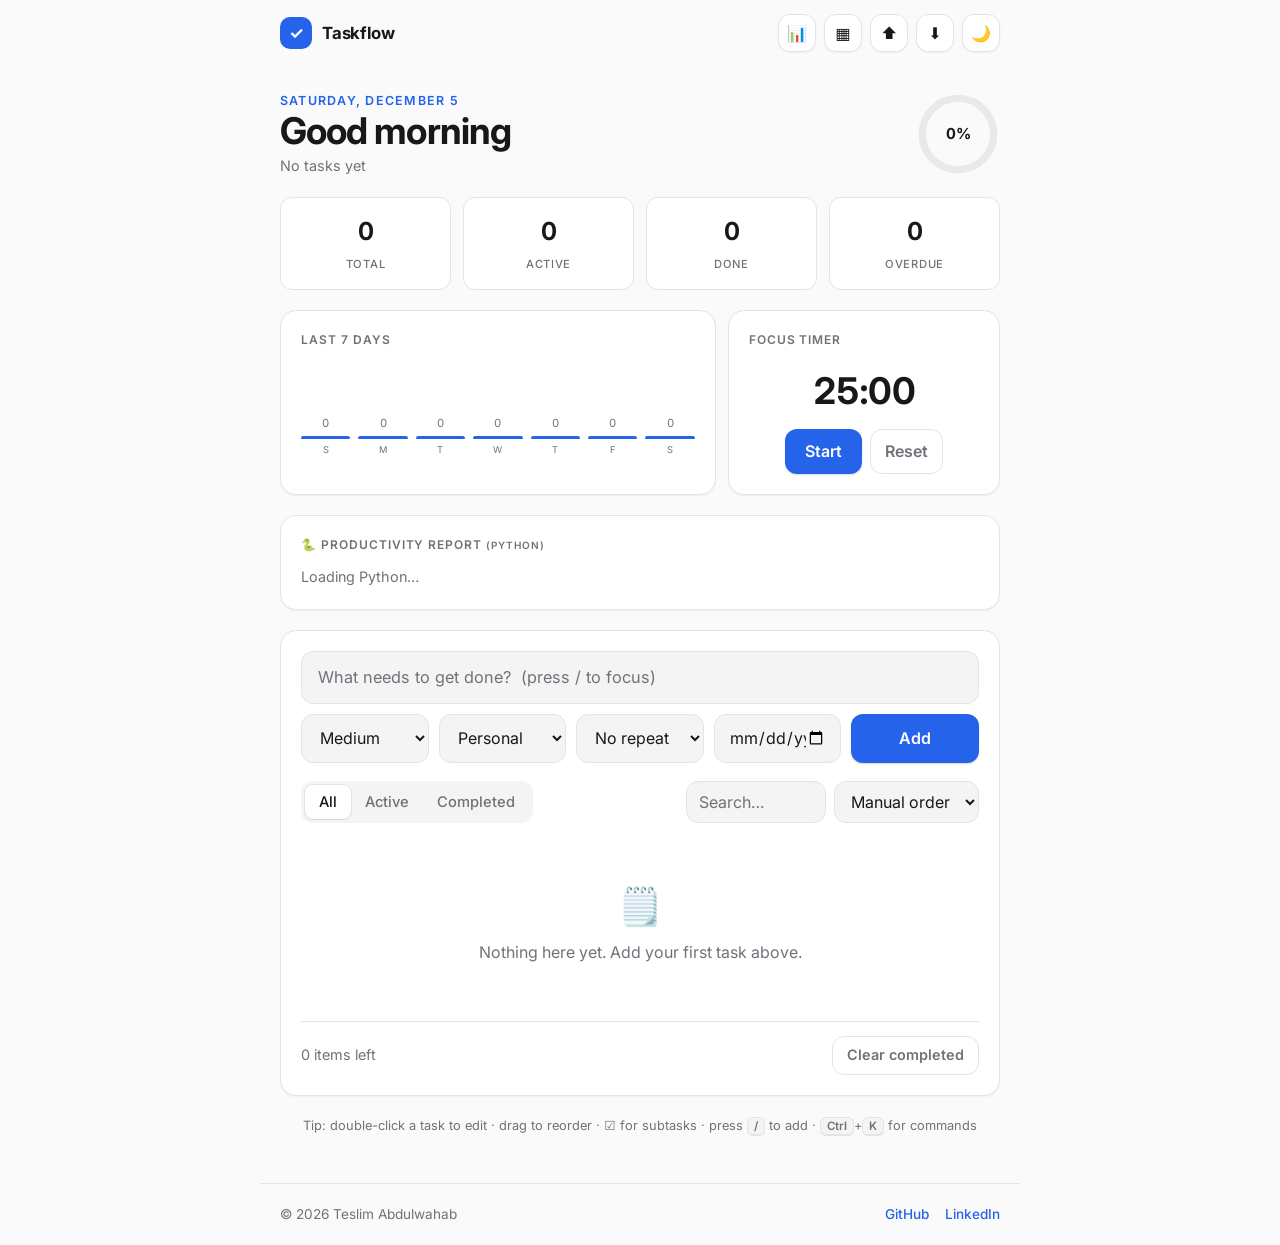
<file: index.html>
<!DOCTYPE html>
<html lang="en">
<head>
  <meta charset="UTF-8" />
  <meta name="viewport" content="width=device-width, initial-scale=1.0" />
  <meta name="description" content="A fast, clean task manager built by Teslim Abdulwahab." />
  <title>Task Manager · Teslim Abdulwahab</title>
  <link rel="preconnect" href="https://fonts.googleapis.com" />
  <link rel="preconnect" href="https://fonts.gstatic.com" crossorigin />
  <link href="https://fonts.googleapis.com/css2?family=Inter:wght@400;500;600;700&display=swap" rel="stylesheet" />
  <link rel="stylesheet" href="style.css" />
  <link rel="stylesheet" href="https://pyscript.net/releases/2024.11.1/core.css" />
  <script type="module" src="https://pyscript.net/releases/2024.11.1/core.js"></script>
</head>
<body>
  <div class="bg-glow" aria-hidden="true"></div>

  <header class="topbar">
    <div class="brand">
      <span class="logo" aria-hidden="true">✓</span>
      <span>Taskflow</span>
    </div>
    <div class="top-actions">
      <a class="icon-btn" href="insights.html" title="Open insights" aria-label="Open insights">📊</a>
      <button id="viewBtn" class="icon-btn" title="Switch list / board view" aria-label="Switch view">▦</button>
      <button id="importBtn" class="icon-btn" title="Import tasks (JSON)" aria-label="Import tasks">⬆</button>
      <input id="importFile" type="file" accept="application/json" hidden />
      <button id="exportBtn" class="icon-btn" title="Export tasks (JSON)" aria-label="Export tasks">⬇</button>
      <button id="themeBtn" class="icon-btn" title="Toggle theme" aria-label="Toggle theme">🌙</button>
    </div>
  </header>

  <main class="container">
    <section class="hero">
      <div>
        <p class="eyebrow" id="dateLabel"></p>
        <h1 id="greeting">Today's tasks</h1>
        <p class="sub" id="summary">No tasks yet</p>
      </div>
      <div class="ring-wrap" aria-label="Completion progress">
        <svg viewBox="0 0 80 80" class="ring">
          <circle class="ring-bg" cx="40" cy="40" r="34" />
          <circle class="ring-fg" id="ringFg" cx="40" cy="40" r="34" />
        </svg>
        <span class="ring-text" id="ringText">0%</span>
      </div>
    </section>

    <section class="stats" aria-label="Statistics">
      <div class="stat"><span id="statTotal">0</span><small>Total</small></div>
      <div class="stat"><span id="statActive">0</span><small>Active</small></div>
      <div class="stat"><span id="statDone">0</span><small>Done</small></div>
      <div class="stat"><span id="statOverdue">0</span><small>Overdue</small></div>
    </section>

    <section class="panels">
      <div class="card panel"><h3>Last 7 days</h3><div id="chart" class="chart"></div></div>
      <div class="card panel"><h3>Focus timer</h3>
        <div class="timer" id="timer">25:00</div>
        <div class="timer-btns"><button class="btn primary" id="tStart">Start</button><button class="btn ghost" id="tReset">Reset</button></div>
      </div>
    </section>

    <section class="card report">
      <h3>🐍 Productivity report <small>(Python)</small></h3>
      <div id="reportBody"><p class="sub">Loading Python…</p></div>
    </section>

    <section class="card">
      <form id="taskForm" class="task-form" autocomplete="off">
        <input id="taskInput" type="text" maxlength="120" placeholder="What needs to get done?  (press / to focus)" required />
        <div class="form-row">
          <select id="prioritySelect" aria-label="Priority">
            <option value="low">Low</option>
            <option value="medium" selected>Medium</option>
            <option value="high">High</option>
          </select>
          <select id="categorySelect" aria-label="Category">
            <option>Personal</option>
            <option>Work</option>
            <option>Study</option>
            <option>Health</option>
          </select>
          <select id="repeatSelect" aria-label="Repeat">
            <option value="none">No repeat</option>
            <option value="daily">Daily</option>
            <option value="weekly">Weekly</option>
          </select>
          <input id="dueInput" type="date" aria-label="Due date" />
          <button type="submit" class="btn primary">Add</button>
        </div>
      </form>

      <div class="toolbar">
        <div class="tabs" role="tablist">
          <button class="tab active" data-filter="all" role="tab">All</button>
          <button class="tab" data-filter="active" role="tab">Active</button>
          <button class="tab" data-filter="completed" role="tab">Completed</button>
        </div>
        <div class="tools">
          <input id="searchInput" type="search" placeholder="Search…" aria-label="Search tasks" />
          <select id="sortSelect" aria-label="Sort tasks">
            <option value="manual">Manual order</option>
            <option value="priority">Priority</option>
            <option value="due">Due date</option>
            <option value="newest">Newest</option>
          </select>
        </div>
      </div>

      <ul id="taskList" class="task-list"></ul>
      <div id="board" class="board" hidden></div>

      <div id="emptyState" class="empty">
        <div class="empty-icon">🗒️</div>
        <p>Nothing here yet. Add your first task above.</p>
      </div>

      <div class="card-footer">
        <span id="leftCount">0 items left</span>
        <button id="clearBtn" class="btn ghost">Clear completed</button>
      </div>
    </section>

    <p class="hint">Tip: double-click a task to edit · drag to reorder · ☑ for subtasks · press <kbd>/</kbd> to add · <kbd>Ctrl</kbd>+<kbd>K</kbd> for commands</p>
  </main>

  <footer class="footer">
    <span>© <span id="year"></span> Teslim Abdulwahab</span>
    <span class="links">
      <a href="https://github.com/Alajagusi12" target="_blank" rel="noopener">GitHub</a>
      <a href="https://www.linkedin.com/in/teslim-alajagusi-3ab347438" target="_blank" rel="noopener">LinkedIn</a>
    </span>
  </footer>

  <div id="toast" class="toast" role="status" aria-live="polite"></div>
  <script src="script.js"></script>
  <script type="py" src="report.py"></script>
</body>
</html>
</file>
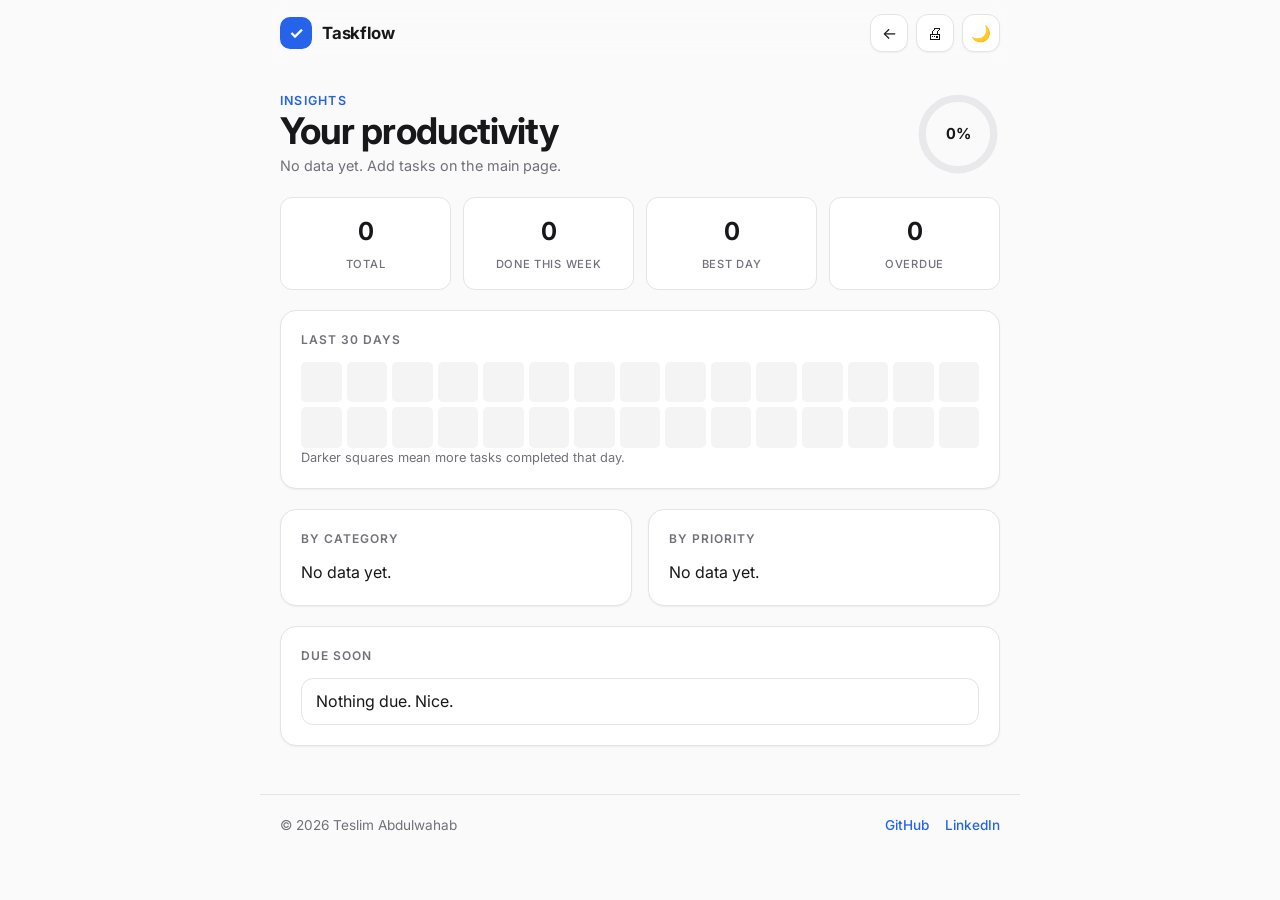
<file: insights.html>
<!DOCTYPE html>
<html lang="en">
<head>
  <meta charset="UTF-8" />
  <meta name="viewport" content="width=device-width, initial-scale=1.0" />
  <title>Insights · Taskflow</title>
  <link rel="preconnect" href="https://fonts.googleapis.com" />
  <link rel="preconnect" href="https://fonts.gstatic.com" crossorigin />
  <link href="https://fonts.googleapis.com/css2?family=Inter:wght@400;500;600;700&display=swap" rel="stylesheet" />
  <link rel="stylesheet" href="style.css" />
</head>
<body>
  <header class="topbar">
    <a class="brand" href="index.html"><span class="logo" aria-hidden="true">✓</span><span>Taskflow</span></a>
    <div class="top-actions">
      <a class="icon-btn" href="index.html" title="Back to tasks" aria-label="Back to tasks">←</a>
      <button id="printBtn" class="icon-btn" title="Print or save as PDF" aria-label="Print">🖨</button>
      <button id="themeBtn" class="icon-btn" title="Toggle theme" aria-label="Toggle theme">🌙</button>
    </div>
  </header>

  <main class="container">
    <section class="hero">
      <div>
        <p class="eyebrow">Insights</p>
        <h1>Your productivity</h1>
        <p class="sub" id="headline"></p>
      </div>
      <div class="ring-wrap" aria-label="Completion rate">
        <svg viewBox="0 0 80 80" class="ring"><circle class="ring-bg" cx="40" cy="40" r="34" /><circle class="ring-fg" id="ringFg" cx="40" cy="40" r="34" /></svg>
        <span class="ring-text" id="ringText">0%</span>
      </div>
    </section>

    <section class="stats">
      <div class="stat"><span id="kTotal">0</span><small>Total</small></div>
      <div class="stat"><span id="kWeek">0</span><small>Done this week</small></div>
      <div class="stat"><span id="kBest">0</span><small>Best day</small></div>
      <div class="stat"><span id="kOverdue">0</span><small>Overdue</small></div>
    </section>

    <section class="card ins">
      <h3>Last 30 days</h3>
      <div id="heatmap" class="heatmap"></div>
      <p class="hint" style="text-align:left">Darker squares mean more tasks completed that day.</p>
    </section>

    <section class="grid2">
      <div class="card ins"><h3>By category</h3><div id="byCat"></div></div>
      <div class="card ins"><h3>By priority</h3><div id="byPri"></div></div>
    </section>

    <section class="card ins">
      <h3>Due soon</h3>
      <ul id="dueList" class="due-list"></ul>
    </section>
  </main>

  <footer class="footer">
    <span>© <span id="year"></span> Teslim Abdulwahab</span>
    <span class="links">
      <a href="https://github.com/Alajagusi12" target="_blank" rel="noopener">GitHub</a>
      <a href="https://www.linkedin.com/in/teslim-alajagusi-3ab347438" target="_blank" rel="noopener">LinkedIn</a>
    </span>
  </footer>
  <script src="insights.js"></script>
</body>
</html>
</file>
<file: style.css>
/* ==========================================================================
   Taskflow design system
   Layers: tokens → reset → base → layout → components → pages → utilities
   ========================================================================== */
@layer tokens, reset, base, layout, components, pages, utilities;

/* ---------- Tokens ---------- */
@layer tokens {
  :root {
    color-scheme: light;
    --font: "Inter", system-ui, -apple-system, "Segoe UI", Roboto, sans-serif;

    /* Neutral scale + one accent */
    --bg: #fafafa;
    --surface: #ffffff;
    --surface-2: #f4f4f5;
    --surface-3: #e9e9ec;
    --text: #18181b;
    --muted: #71717a;
    --border: #e4e4e7;
    --accent: #2563eb;
    --accent-contrast: #ffffff;
    --accent-soft: color-mix(in srgb, var(--accent) 10%, transparent);

    /* Status colors */
    --danger: #dc2626;
    --success: #059669;
    --warn: #d97706;

    /* Shape, depth, motion */
    --r-sm: 8px;
    --r-md: 12px;
    --r-lg: 16px;
    --shadow-sm: 0 1px 2px rgb(0 0 0 / 0.05);
    --shadow-md: 0 8px 24px rgb(0 0 0 / 0.08);
    --ease: cubic-bezier(0.2, 0.8, 0.2, 1);
    --focus: 0 0 0 3px color-mix(in srgb, var(--accent) 35%, transparent);
    --content: 760px;
  }

  [data-theme="dark"] {
    color-scheme: dark;
    --bg: #0a0a0b;
    --surface: #141416;
    --surface-2: #1c1c1f;
    --surface-3: #27272b;
    --text: #fafafa;
    --muted: #a1a1aa;
    --border: #2a2a2e;
    --accent: #60a5fa;
    --accent-contrast: #0a0a0b;
    --danger: #f87171;
    --success: #34d399;
    --warn: #fbbf24;
    --shadow-sm: none;
    --shadow-md: 0 8px 28px rgb(0 0 0 / 0.5);
  }

  /* Avoid a light flash before JS sets the theme */
  @media (prefers-color-scheme: dark) {
    :root:not([data-theme]) {
      color-scheme: dark;
      --bg: #0a0a0b; --surface: #141416; --surface-2: #1c1c1f; --surface-3: #27272b;
      --text: #fafafa; --muted: #a1a1aa; --border: #2a2a2e; --accent: #60a5fa; --accent-contrast: #0a0a0b;
    }
  }

  @media (prefers-contrast: more) {
    :root { --border: color-mix(in srgb, var(--text) 45%, transparent); --muted: color-mix(in srgb, var(--text) 75%, var(--bg)); }
  }
}

/* ---------- Reset ---------- */
@layer reset {
  *, *::before, *::after { box-sizing: border-box; }
  * { margin: 0; padding: 0; }
  html { -webkit-text-size-adjust: 100%; scroll-behavior: smooth; }
  button, input, select, textarea { font: inherit; color: inherit; }
  button { cursor: pointer; background: none; border: 0; }
  ul { list-style: none; }
  [hidden] { display: none !important; }
}

/* ---------- Base ---------- */
@layer base {
  body {
    font-family: var(--font);
    font-size: 1rem;
    line-height: 1.55;
    background: var(--bg);
    color: var(--text);
    min-height: 100vh;
    -webkit-font-smoothing: antialiased;
    text-rendering: optimizeLegibility;
    transition: background-color 0.3s var(--ease), color 0.3s var(--ease);
  }
  h1 { font-size: clamp(1.7rem, 4vw, 2.3rem); line-height: 1.15; letter-spacing: -0.025em; text-wrap: balance; }
  h3, h4 { font-weight: 600; }
  a { color: var(--accent); }
  ::selection { background: var(--accent-soft); }
  :focus-visible { outline: none; box-shadow: var(--focus); border-radius: var(--r-sm); }
  input:focus-visible, select:focus-visible, textarea:focus-visible { border-color: var(--accent); }
  ::-webkit-scrollbar { width: 10px; height: 10px; }
  ::-webkit-scrollbar-thumb { background: var(--surface-3); border-radius: 99px; border: 2px solid var(--bg); }
  * { scrollbar-color: var(--surface-3) transparent; }
  kbd { background: var(--surface-2); border: 1px solid var(--border); border-bottom-width: 2px; border-radius: 6px; padding: 1px 6px; font: 600 0.72rem/1.4 var(--font); }
  .bg-glow { display: none; }
}

/* ---------- Layout ---------- */
@layer layout {
  .topbar, .container, .footer { max-width: var(--content); margin-inline: auto; }
  .topbar {
    position: sticky; top: 0; z-index: 5;
    display: flex; align-items: center; justify-content: space-between;
    padding: 14px 20px;
    background: color-mix(in srgb, var(--bg) 82%, transparent);
    backdrop-filter: saturate(1.4) blur(12px);
    border-bottom: 1px solid transparent;
  }
  .container { padding: 24px 20px 48px; display: grid; gap: 20px; }
  .hero { display: flex; justify-content: space-between; align-items: center; gap: 16px; }
  .stats { display: grid; grid-template-columns: repeat(4, 1fr); gap: 12px; }
  .panels { display: grid; grid-template-columns: 1.6fr 1fr; gap: 12px; }
  .grid2 { display: grid; grid-template-columns: 1fr 1fr; gap: 16px; }
  .footer {
    display: flex; flex-wrap: wrap; justify-content: space-between; gap: 8px 16px;
    padding: 20px; color: var(--muted); font-size: 0.85rem; border-top: 1px solid var(--border);
  }
  .links { display: flex; gap: 16px; }
  .links a { text-decoration: none; font-weight: 500; }
  .links a:hover { text-decoration: underline; text-underline-offset: 3px; }
}

/* ---------- Components ---------- */
@layer components {
  /* Brand + top bar */
  .brand { display: flex; align-items: center; gap: 10px; font-weight: 700; font-size: 1.05rem; letter-spacing: -0.01em; text-decoration: none; color: inherit; }
  .logo { width: 32px; height: 32px; border-radius: 10px; display: grid; place-items: center; background: var(--accent); color: var(--accent-contrast); font-weight: 700; }
  .top-actions { display: flex; gap: 8px; }
  .icon-btn {
    width: 38px; height: 38px; display: grid; place-items: center; border-radius: var(--r-md);
    border: 1px solid var(--border); background: var(--surface); box-shadow: var(--shadow-sm);
    text-decoration: none; color: inherit; transition: transform 0.15s var(--ease), border-color 0.2s;
  }
  .icon-btn:hover { border-color: var(--accent); transform: translateY(-1px); }
  .icon-btn:active { transform: translateY(0) scale(0.96); }

  /* Typography helpers */
  .eyebrow { color: var(--accent); font-weight: 600; font-size: 0.78rem; text-transform: uppercase; letter-spacing: 0.1em; }
  .sub { color: var(--muted); margin-top: 2px; }
  .hint { text-align: center; color: var(--muted); font-size: 0.8rem; }

  /* Surfaces */
  .card { background: var(--surface); border: 1px solid var(--border); border-radius: var(--r-lg); box-shadow: var(--shadow-sm); padding: 20px; }
  .stat { background: var(--surface); border: 1px solid var(--border); border-radius: var(--r-md); padding: 14px; text-align: center; }
  .stat span { display: block; font-size: 1.55rem; font-weight: 700; font-variant-numeric: tabular-nums; letter-spacing: -0.02em; }
  .stat small { color: var(--muted); font-size: 0.7rem; font-weight: 500; text-transform: uppercase; letter-spacing: 0.06em; }
  .panel h3, .report h3, .ins h3 { font-size: 0.75rem; font-weight: 600; text-transform: uppercase; letter-spacing: 0.08em; color: var(--muted); margin-bottom: 12px; }

  /* Progress ring */
  .ring-wrap { position: relative; width: 84px; height: 84px; flex-shrink: 0; }
  .ring { width: 100%; height: 100%; transform: rotate(-90deg); }
  .ring circle { fill: none; stroke-width: 7; }
  .ring-bg { stroke: var(--surface-3); }
  .ring-fg { stroke: var(--accent); stroke-linecap: round; stroke-dasharray: 213.6; stroke-dashoffset: 213.6; transition: stroke-dashoffset 0.8s var(--ease); }
  .ring-text { position: absolute; inset: 0; display: grid; place-items: center; font-weight: 700; font-size: 0.95rem; font-variant-numeric: tabular-nums; }

  /* Form controls */
  input[type="text"], input[type="search"], input[type="date"], select, textarea {
    background: var(--surface-2); border: 1px solid var(--border); border-radius: var(--r-md);
    padding: 10px 14px; outline: none; min-width: 0;
    transition: border-color 0.2s, box-shadow 0.2s, background-color 0.2s;
  }
  input::placeholder, textarea::placeholder { color: var(--muted); }
  input:focus, select:focus, textarea:focus { border-color: var(--accent); box-shadow: var(--focus); background: var(--surface); }
  select { cursor: pointer; }
  input[type="checkbox"] { accent-color: var(--accent); }

  .task-form { display: grid; gap: 10px; margin-bottom: 18px; }
  #taskInput { width: 100%; font-size: 1.02rem; padding: 13px 16px; }
  .form-row { display: grid; grid-template-columns: repeat(auto-fit, minmax(110px, 1fr)); gap: 10px; }

  /* Buttons */
  .btn { border-radius: var(--r-md); padding: 10px 20px; font-weight: 600; transition: transform 0.15s var(--ease), background-color 0.2s, color 0.2s, border-color 0.2s; }
  .btn:hover { transform: translateY(-1px); }
  .btn:active { transform: translateY(0) scale(0.98); }
  .btn.primary { background: var(--accent); color: var(--accent-contrast); box-shadow: 0 1px 2px rgb(0 0 0 / 0.15); }
  .btn.primary:hover { background: color-mix(in srgb, var(--accent) 88%, var(--text)); }
  .btn.ghost { border: 1px solid var(--border); color: var(--muted); padding: 7px 14px; }
  .btn.ghost:hover { color: var(--danger); border-color: var(--danger); }

  /* Toolbar + tabs */
  .toolbar { display: flex; flex-wrap: wrap; justify-content: space-between; gap: 12px; margin-bottom: 14px; }
  .tabs { display: flex; background: var(--surface-2); border-radius: var(--r-md); padding: 4px; }
  .tab { padding: 6px 14px; border-radius: var(--r-sm); color: var(--muted); font-weight: 500; font-size: 0.92rem; transition: background-color 0.2s, color 0.2s; }
  .tab:hover { color: var(--text); }
  .tab.active { background: var(--surface); color: var(--text); box-shadow: var(--shadow-sm), 0 0 0 1px var(--border); }
  .tools { display: flex; gap: 8px; }
  .tools input { width: 140px; padding: 7px 12px; }
  .tools select { padding: 7px 12px; }

  /* Task list */
  .task-list { display: grid; gap: 8px; }
  .task {
    display: flex; align-items: flex-start; gap: 12px; padding: 12px 14px;
    background: var(--surface); border: 1px solid var(--border); border-radius: var(--r-md);
    transition: border-color 0.2s, transform 0.2s var(--ease), opacity 0.3s, background-color 0.2s;
    animation: rise 0.28s var(--ease);
  }
  .task:hover { border-color: color-mix(in srgb, var(--accent) 55%, var(--border)); }
  .task.dragging { opacity: 0.4; }
  .task.drag-over { border-style: dashed; border-color: var(--accent); background: var(--accent-soft); }
  .task.done { background: color-mix(in srgb, var(--surface-2) 60%, var(--surface)); }
  .handle { color: var(--muted); cursor: grab; user-select: none; letter-spacing: -2px; padding-top: 1px; }
  .handle:active { cursor: grabbing; }
  .task-body { flex: 1; min-width: 0; }
  .task-title { overflow-wrap: anywhere; cursor: text; }
  .task.done .task-title { color: var(--muted); text-decoration: line-through; text-decoration-color: color-mix(in srgb, var(--muted) 60%, transparent); }
  .task-meta { display: flex; flex-wrap: wrap; gap: 6px; margin-top: 6px; }
  .edit-input { width: 100%; padding: 6px 10px; border-radius: var(--r-sm); }
  .task-actions { display: flex; gap: 2px; opacity: 0; transition: opacity 0.2s; }
  .task:hover .task-actions, .task:focus-within .task-actions { opacity: 1; }
  .task-actions button { padding: 5px 8px; border-radius: var(--r-sm); color: var(--muted); transition: background-color 0.15s, color 0.15s; }
  .task-actions button:hover { background: var(--surface-2); color: var(--text); }
  .task-actions .del:hover { color: var(--danger); }

  /* Custom checkbox */
  .check {
    appearance: none; flex-shrink: 0; width: 22px; height: 22px; margin-top: 1px;
    border: 2px solid var(--surface-3); border-radius: 7px; background: var(--surface);
    display: grid; place-items: center; cursor: pointer; transition: background-color 0.2s, border-color 0.2s, transform 0.15s var(--ease);
  }
  .check:hover { border-color: var(--accent); }
  .check:active { transform: scale(0.9); }
  .check:checked { background: var(--success); border-color: var(--success); }
  .check:checked::after { content: ""; width: 5px; height: 10px; border: solid #fff; border-width: 0 2px 2px 0; transform: translateY(-1px) rotate(45deg); }

  /* Chips */
  .chip { display: inline-flex; align-items: center; gap: 4px; font-size: 0.7rem; font-weight: 600; padding: 2px 9px; border-radius: 99px; background: var(--surface-2); color: var(--muted); border: 1px solid transparent; }
  .chip.high { background: color-mix(in srgb, var(--danger) 13%, transparent); color: var(--danger); }
  .chip.medium { background: color-mix(in srgb, var(--warn) 15%, transparent); color: var(--warn); }
  .chip.low { background: color-mix(in srgb, var(--success) 13%, transparent); color: var(--success); }
  .chip.overdue { background: var(--danger); color: #fff; }

  /* Subtasks + notes */
  .subs { display: grid; gap: 6px; margin-top: 10px; padding: 10px; background: var(--surface-2); border-radius: var(--r-md); }
  .sub { display: flex; align-items: center; gap: 8px; font-size: 0.9rem; cursor: pointer; }
  .sub span { flex: 1; }
  .sub.done span { color: var(--muted); text-decoration: line-through; }
  .sub button { color: var(--muted); padding: 2px 6px; border-radius: 6px; }
  .sub button:hover { color: var(--danger); background: var(--surface-3); }
  .subs > input, .subs > textarea { background: var(--surface); font-size: 0.86rem; padding: 7px 10px; width: 100%; }
  .subs > textarea { resize: vertical; min-height: 56px; }

  /* Empty state + footer row */
  .empty { display: none; text-align: center; padding: 40px 12px; color: var(--muted); }
  .empty.show { display: block; }
  .empty-icon { font-size: 2.3rem; margin-bottom: 6px; filter: grayscale(0.3); }
  .card-footer { display: flex; justify-content: space-between; align-items: center; margin-top: 16px; padding-top: 14px; border-top: 1px solid var(--border); color: var(--muted); font-size: 0.9rem; }

  /* Board */
  .board { display: grid; grid-template-columns: repeat(3, 1fr); gap: 12px; }
  .col { display: grid; align-content: start; gap: 8px; min-height: 180px; padding: 10px; background: var(--surface-2); border-radius: var(--r-md); transition: outline-color 0.2s; outline: 2px dashed transparent; outline-offset: -2px; }
  .col.over { outline-color: var(--accent); background: var(--accent-soft); }
  .col h4 { font-size: 0.75rem; text-transform: uppercase; letter-spacing: 0.07em; color: var(--muted); }
  .kcard { background: var(--surface); border: 1px solid var(--border); border-radius: var(--r-md); padding: 10px 12px; cursor: grab; box-shadow: var(--shadow-sm); transition: border-color 0.2s, transform 0.2s var(--ease); }
  .kcard:hover { border-color: var(--accent); transform: translateY(-1px); }
  .kcard:active { cursor: grabbing; }

  /* Chart + timer + report */
  .chart { display: flex; align-items: flex-end; gap: 8px; height: 96px; }
  .bar-col { flex: 1; height: 100%; display: flex; flex-direction: column; justify-content: flex-end; align-items: center; gap: 4px; font-size: 0.7rem; color: var(--muted); font-variant-numeric: tabular-nums; }
  .bar { width: 100%; min-height: 3px; background: var(--accent); border-radius: 6px 6px 2px 2px; transition: height 0.6s var(--ease); }
  .timer { font-size: 2.3rem; font-weight: 700; text-align: center; font-variant-numeric: tabular-nums; letter-spacing: -0.02em; }
  .timer-btns { display: flex; justify-content: center; gap: 8px; margin-top: 10px; }
  .report-row { display: flex; justify-content: space-between; gap: 12px; padding: 9px 0; border-bottom: 1px solid var(--border); }
  .report-row:last-child { border-bottom: 0; }
  .report-row strong { text-align: right; font-weight: 600; }

  /* Toast */
  .toast {
    position: fixed; left: 50%; bottom: calc(24px + env(safe-area-inset-bottom, 0px)); z-index: 40;
    display: flex; align-items: center; gap: 14px; padding: 11px 16px; border-radius: var(--r-md);
    background: var(--text); color: var(--bg); box-shadow: var(--shadow-md);
    opacity: 0; transform: translate(-50%, 16px); pointer-events: none; transition: opacity 0.25s, transform 0.3s var(--ease);
  }
  .toast.show { opacity: 1; transform: translate(-50%, 0); pointer-events: auto; }
  .toast button { color: var(--accent); font-weight: 700; filter: brightness(1.15); }

  /* Command palette */
  .palette { position: fixed; inset: 0; z-index: 50; display: grid; place-items: start center; padding-top: 14vh; background: rgb(0 0 0 / 0.45); backdrop-filter: blur(3px); animation: fade 0.15s; }
  .pal-box { width: min(540px, 92vw); padding: 10px; background: var(--surface); border: 1px solid var(--border); border-radius: var(--r-lg); box-shadow: var(--shadow-md); animation: rise 0.2s var(--ease); }
  .pal-box input { width: 100%; font-size: 1rem; }
  .pal-box ul { margin-top: 8px; max-height: 320px; overflow: auto; }
  .pal-box li { padding: 9px 12px; border-radius: var(--r-sm); cursor: pointer; }
  .pal-box li.sel, .pal-box li:hover { background: var(--accent-soft); }

  /* Confetti */
  .confetti { position: fixed; top: 40%; width: 8px; height: 12px; z-index: 60; pointer-events: none; border-radius: 2px; animation: fall 1.1s ease-out forwards; }

  @keyframes rise { from { opacity: 0; transform: translateY(8px) scale(0.985); } to { opacity: 1; transform: none; } }
  @keyframes fade { from { opacity: 0; } }
  @keyframes fall { to { transform: translate(var(--x), 60vh) rotate(var(--r)); opacity: 0; } }
}

/* ---------- Insights page ---------- */
@layer pages {
  .heatmap { display: grid; grid-template-columns: repeat(15, 1fr); gap: 5px; }
  .cell { aspect-ratio: 1; border-radius: 5px; background: var(--surface-2); transition: transform 0.15s var(--ease); }
  .cell:hover { transform: scale(1.15); }
  .cell[data-level="1"] { background: color-mix(in srgb, var(--accent) 25%, var(--surface-2)); }
  .cell[data-level="2"] { background: color-mix(in srgb, var(--accent) 50%, var(--surface-2)); }
  .cell[data-level="3"] { background: color-mix(in srgb, var(--accent) 75%, var(--surface-2)); }
  .cell[data-level="4"] { background: var(--accent); }
  .brow { margin-bottom: 14px; }
  .blabel { display: flex; justify-content: space-between; margin-bottom: 5px; font-size: 0.9rem; text-transform: capitalize; }
  .blabel small { color: var(--muted); font-variant-numeric: tabular-nums; }
  .track { height: 8px; background: var(--surface-2); border-radius: 99px; overflow: hidden; }
  .fill { height: 100%; background: var(--accent); border-radius: 99px; transition: width 0.7s var(--ease); }
  .due-list { display: grid; gap: 8px; }
  .due-list li { display: flex; justify-content: space-between; align-items: center; gap: 12px; padding: 10px 14px; border: 1px solid var(--border); border-radius: var(--r-md); }
}

/* ---------- Responsive, input modes, motion, print ---------- */
@layer utilities {
  @media (max-width: 640px) {
    .container { padding-inline: 16px; }
    .stats { grid-template-columns: repeat(2, 1fr); }
    .panels, .grid2, .board { grid-template-columns: 1fr; }
    .form-row input[type="date"], .form-row .btn { grid-column: 1 / -1; }
    .tools { width: 100%; }
    .tools input { flex: 1; }
    .col { min-height: 0; }
  }
  @media (hover: none) { .task-actions { opacity: 1; } }
  @media (prefers-reduced-motion: reduce) {
    *, *::before, *::after { animation: none !important; transition: none !important; scroll-behavior: auto !important; }
  }
  @media print {
    body { background: #fff; color: #000; }
    .topbar, .top-actions, .footer, .toast, .palette, .task-actions, .task-form, .toolbar { display: none !important; }
    .card, .stat, .task { box-shadow: none; break-inside: avoid; }
  }
}
</file>
